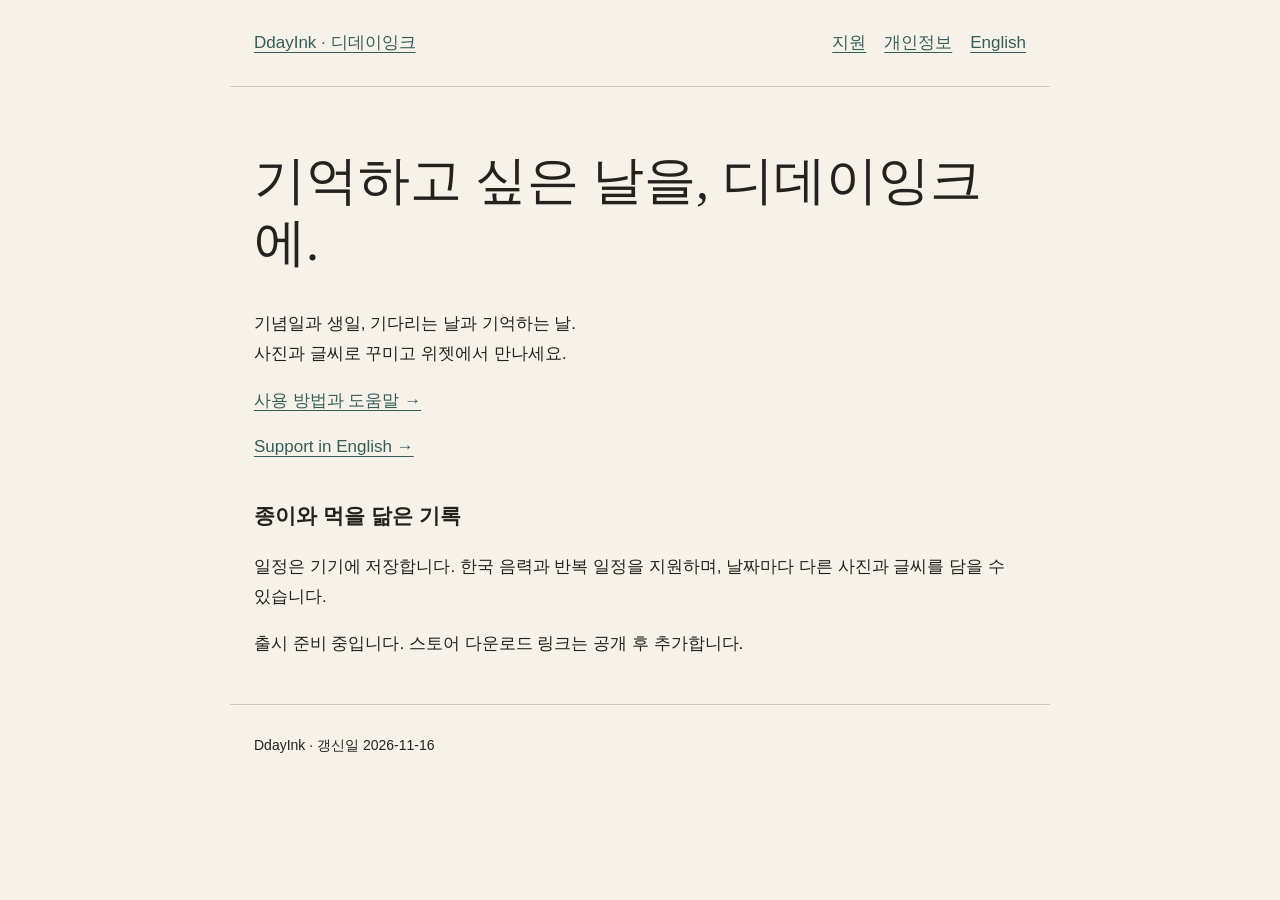
<file: index.html>
<!doctype html><html lang="ko"><head><meta charset="utf-8"><meta name="viewport" content="width=device-width, initial-scale=1"><title>기억하고 싶은 날을,
디데이잉크에. · DdayInk</title><link rel="stylesheet" href="style.css"></head><body><a class="skip" href="#content">Skip to content</a><header><a href="index.html">DdayInk · 디데이잉크</a><nav aria-label="Navigation"><a href="support.html">지원</a><a href="privacy.html">개인정보</a><a href="support-en.html" lang="en">English</a></nav></header><main id="content"><h1>기억하고 싶은 날을,
디데이잉크에.</h1><p>기념일과 생일, 기다리는 날과 기억하는 날.<br>사진과 글씨로 꾸미고 위젯에서 만나세요.</p><p><a href="support.html">사용 방법과 도움말 →</a></p><p><a href="support-en.html" lang="en">Support in English →</a></p><h2>종이와 먹을 닮은 기록</h2><p>일정은 기기에 저장합니다. 한국 음력과 반복 일정을 지원하며, 날짜마다 다른 사진과 글씨를 담을 수 있습니다.</p><p>출시 준비 중입니다. 스토어 다운로드 링크는 공개 후 추가합니다.</p></main><footer>DdayInk · 갱신일 2026-11-16</footer></body></html>
</file>
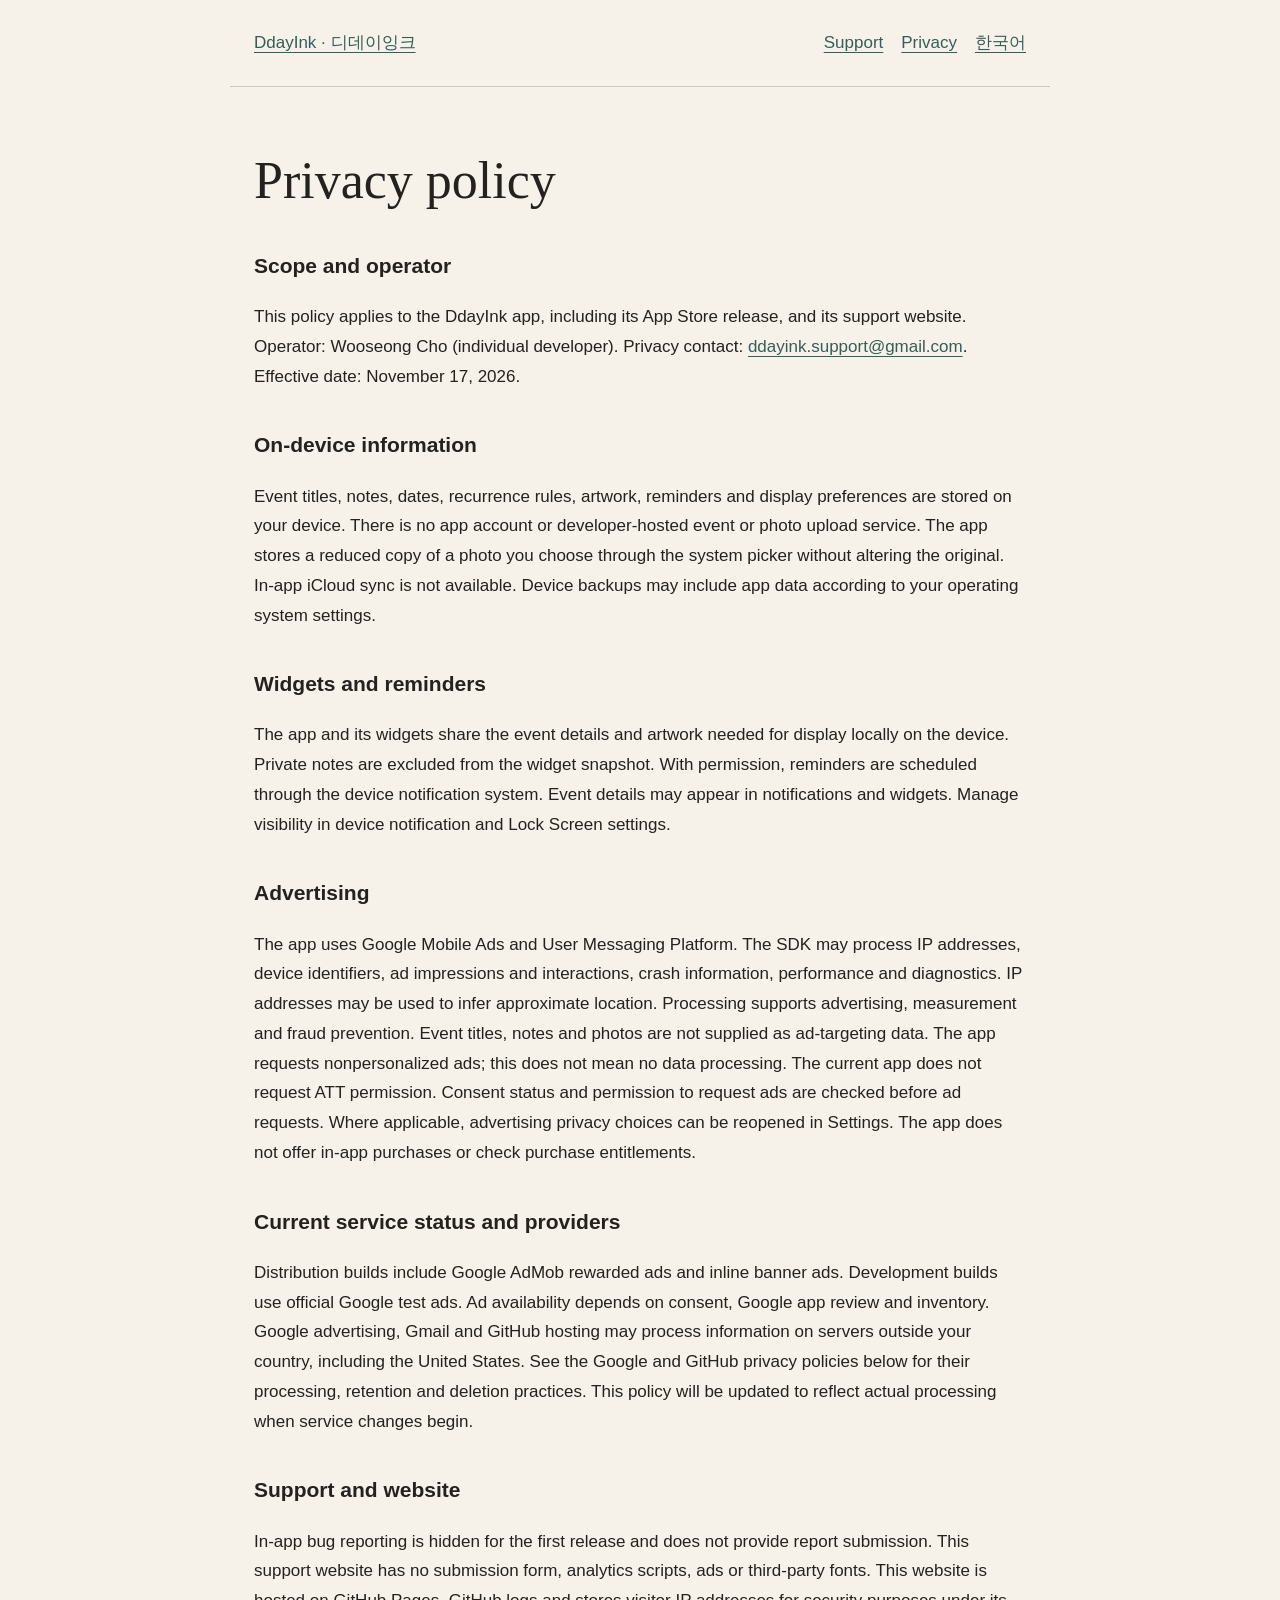
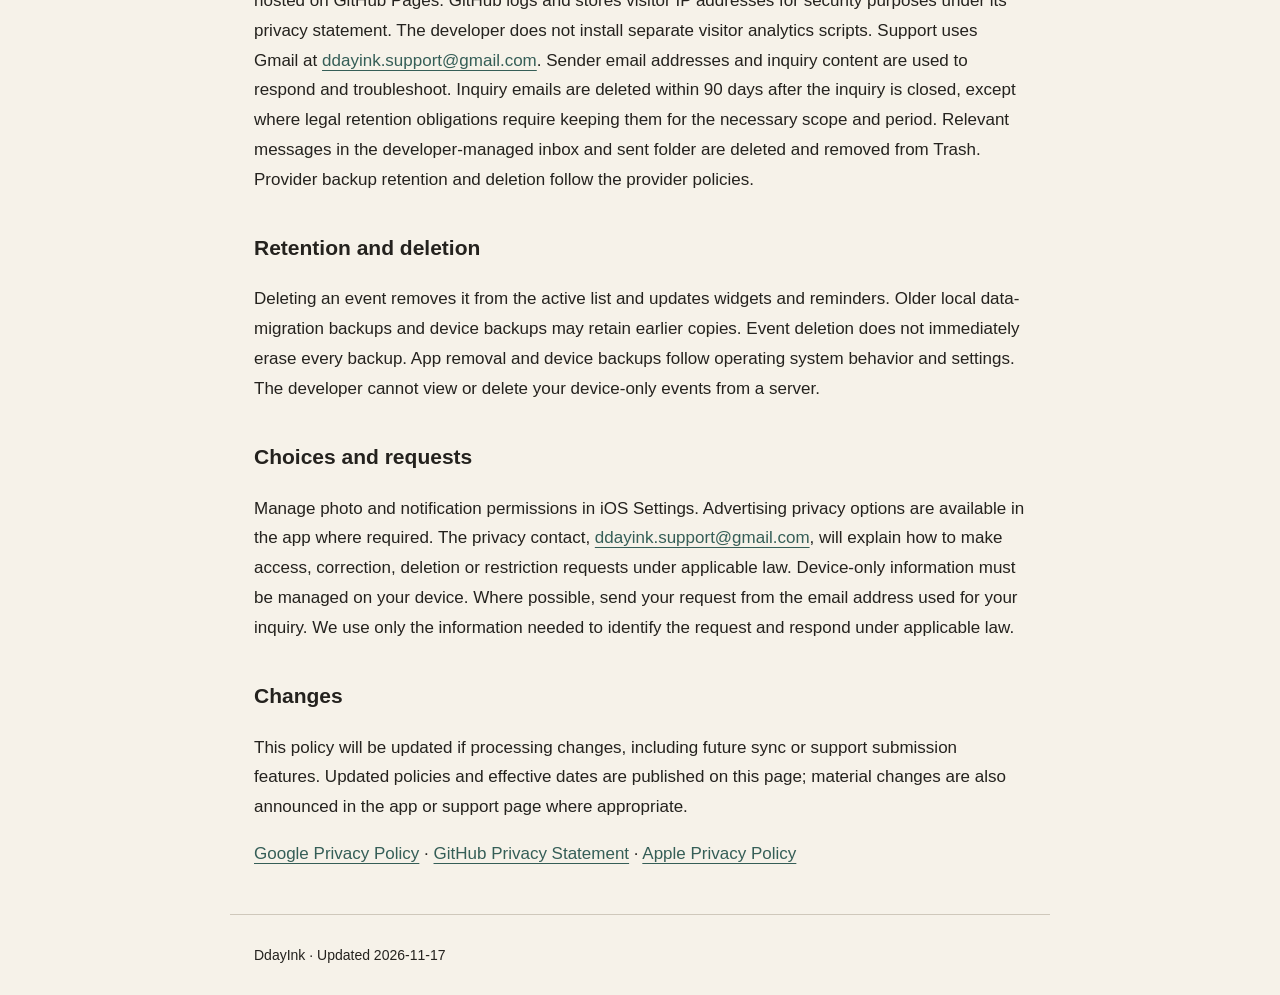
<file: privacy-en.html>
<!doctype html><html lang="en"><head><meta charset="utf-8"><meta name="viewport" content="width=device-width, initial-scale=1"><title>Privacy policy · DdayInk</title><link rel="stylesheet" href="style.css"></head><body><a class="skip" href="#content">Skip to content</a><header><a href="index.html">DdayInk · 디데이잉크</a><nav aria-label="Navigation"><a href="support-en.html">Support</a><a href="privacy-en.html">Privacy</a><a href="support.html" lang="ko">한국어</a></nav></header><main id="content"><h1>Privacy policy</h1><section><h2>Scope and operator</h2><p>This policy applies to the DdayInk app, including its App Store release, and its support website. Operator: Wooseong Cho (individual developer). Privacy contact: <a href="mailto:ddayink.support@gmail.com">ddayink.support@gmail.com</a>. Effective date: November 17, 2026.</p></section><section><h2>On-device information</h2><p>Event titles, notes, dates, recurrence rules, artwork, reminders and display preferences are stored on your device. There is no app account or developer-hosted event or photo upload service. The app stores a reduced copy of a photo you choose through the system picker without altering the original. In-app iCloud sync is not available. Device backups may include app data according to your operating system settings.</p></section><section><h2>Widgets and reminders</h2><p>The app and its widgets share the event details and artwork needed for display locally on the device. Private notes are excluded from the widget snapshot. With permission, reminders are scheduled through the device notification system. Event details may appear in notifications and widgets. Manage visibility in device notification and Lock Screen settings.</p></section><section><h2>Advertising</h2><p>The app uses Google Mobile Ads and User Messaging Platform. The SDK may process IP addresses, device identifiers, ad impressions and interactions, crash information, performance and diagnostics. IP addresses may be used to infer approximate location. Processing supports advertising, measurement and fraud prevention. Event titles, notes and photos are not supplied as ad-targeting data. The app requests nonpersonalized ads; this does not mean no data processing. The current app does not request ATT permission. Consent status and permission to request ads are checked before ad requests. Where applicable, advertising privacy choices can be reopened in Settings. The app does not offer in-app purchases or check purchase entitlements.</p></section><section><h2>Current service status and providers</h2><p>Distribution builds include Google AdMob rewarded ads and inline banner ads. Development builds use official Google test ads. Ad availability depends on consent, Google app review and inventory. Google advertising, Gmail and GitHub hosting may process information on servers outside your country, including the United States. See the Google and GitHub privacy policies below for their processing, retention and deletion practices. This policy will be updated to reflect actual processing when service changes begin.</p></section><section><h2>Support and website</h2><p>In-app bug reporting is hidden for the first release and does not provide report submission. This support website has no submission form, analytics scripts, ads or third-party fonts. This website is hosted on GitHub Pages. GitHub logs and stores visitor IP addresses for security purposes under its privacy statement. The developer does not install separate visitor analytics scripts. Support uses Gmail at <a href="mailto:ddayink.support@gmail.com">ddayink.support@gmail.com</a>. Sender email addresses and inquiry content are used to respond and troubleshoot. Inquiry emails are deleted within 90 days after the inquiry is closed, except where legal retention obligations require keeping them for the necessary scope and period. Relevant messages in the developer-managed inbox and sent folder are deleted and removed from Trash. Provider backup retention and deletion follow the provider policies.</p></section><section><h2>Retention and deletion</h2><p>Deleting an event removes it from the active list and updates widgets and reminders. Older local data-migration backups and device backups may retain earlier copies. Event deletion does not immediately erase every backup. App removal and device backups follow operating system behavior and settings. The developer cannot view or delete your device-only events from a server.</p></section><section><h2>Choices and requests</h2><p>Manage photo and notification permissions in iOS Settings. Advertising privacy options are available in the app where required. The privacy contact, <a href="mailto:ddayink.support@gmail.com">ddayink.support@gmail.com</a>, will explain how to make access, correction, deletion or restriction requests under applicable law. Device-only information must be managed on your device. Where possible, send your request from the email address used for your inquiry. We use only the information needed to identify the request and respond under applicable law.</p></section><section><h2>Changes</h2><p>This policy will be updated if processing changes, including future sync or support submission features. Updated policies and effective dates are published on this page; material changes are also announced in the app or support page where appropriate.</p></section><p><a href="https://policies.google.com/privacy">Google Privacy Policy</a> · <a href="https://docs.github.com/en/site-policy/privacy-policies/github-general-privacy-statement">GitHub Privacy Statement</a> · <a href="https://www.apple.com/legal/privacy/">Apple Privacy Policy</a></p></main><footer>DdayInk · Updated 2026-11-17</footer></body></html>
</file>
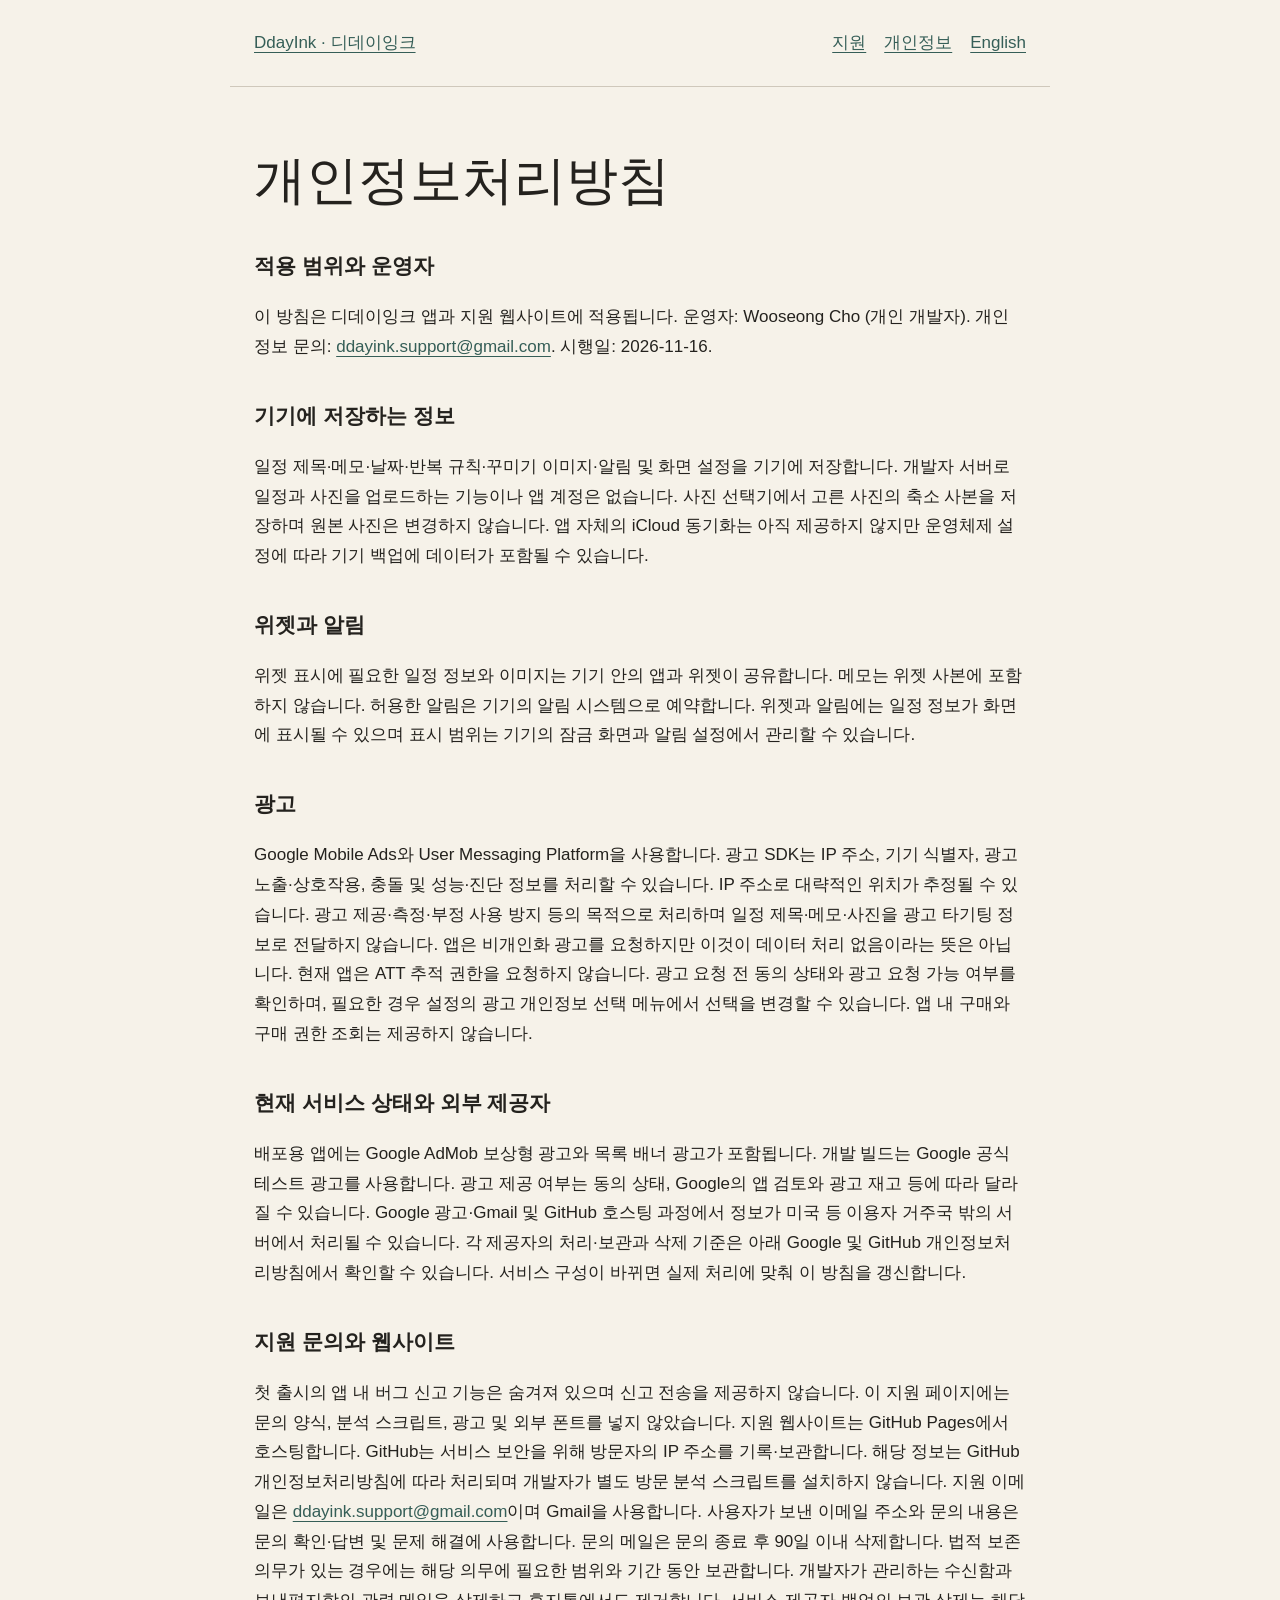
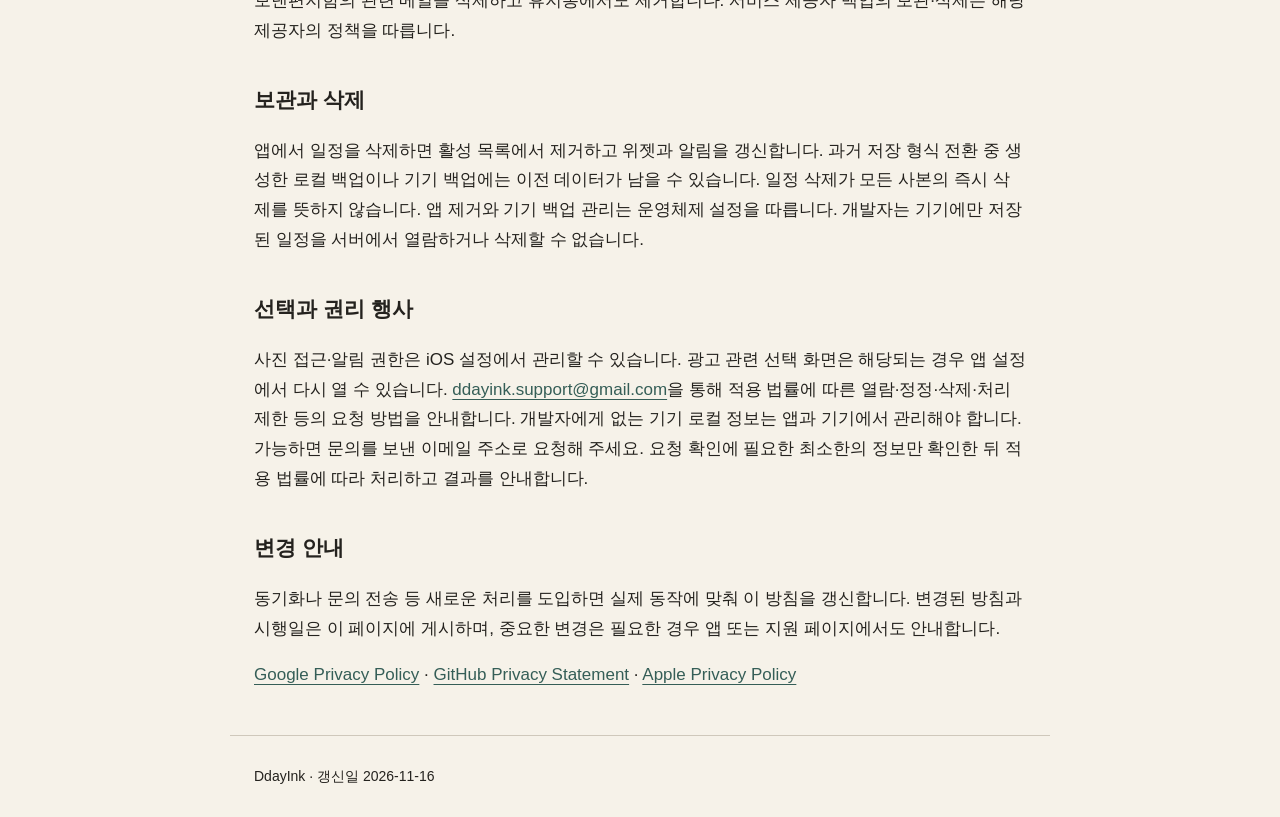
<file: privacy.html>
<!doctype html><html lang="ko"><head><meta charset="utf-8"><meta name="viewport" content="width=device-width, initial-scale=1"><title>개인정보처리방침 · DdayInk</title><link rel="stylesheet" href="style.css"></head><body><a class="skip" href="#content">Skip to content</a><header><a href="index.html">DdayInk · 디데이잉크</a><nav aria-label="Navigation"><a href="support.html">지원</a><a href="privacy.html">개인정보</a><a href="support-en.html" lang="en">English</a></nav></header><main id="content"><h1>개인정보처리방침</h1><section><h2>적용 범위와 운영자</h2><p>이 방침은 디데이잉크 앱과 지원 웹사이트에 적용됩니다. 운영자: Wooseong Cho (개인 개발자). 개인정보 문의: <a href="mailto:ddayink.support@gmail.com">ddayink.support@gmail.com</a>. 시행일: 2026-11-16.</p></section><section><h2>기기에 저장하는 정보</h2><p>일정 제목·메모·날짜·반복 규칙·꾸미기 이미지·알림 및 화면 설정을 기기에 저장합니다. 개발자 서버로 일정과 사진을 업로드하는 기능이나 앱 계정은 없습니다. 사진 선택기에서 고른 사진의 축소 사본을 저장하며 원본 사진은 변경하지 않습니다. 앱 자체의 iCloud 동기화는 아직 제공하지 않지만 운영체제 설정에 따라 기기 백업에 데이터가 포함될 수 있습니다.</p></section><section><h2>위젯과 알림</h2><p>위젯 표시에 필요한 일정 정보와 이미지는 기기 안의 앱과 위젯이 공유합니다. 메모는 위젯 사본에 포함하지 않습니다. 허용한 알림은 기기의 알림 시스템으로 예약합니다. 위젯과 알림에는 일정 정보가 화면에 표시될 수 있으며 표시 범위는 기기의 잠금 화면과 알림 설정에서 관리할 수 있습니다.</p></section><section><h2>광고</h2><p>Google Mobile Ads와 User Messaging Platform을 사용합니다. 광고 SDK는 IP 주소, 기기 식별자, 광고 노출·상호작용, 충돌 및 성능·진단 정보를 처리할 수 있습니다. IP 주소로 대략적인 위치가 추정될 수 있습니다. 광고 제공·측정·부정 사용 방지 등의 목적으로 처리하며 일정 제목·메모·사진을 광고 타기팅 정보로 전달하지 않습니다. 앱은 비개인화 광고를 요청하지만 이것이 데이터 처리 없음이라는 뜻은 아닙니다. 현재 앱은 ATT 추적 권한을 요청하지 않습니다. 광고 요청 전 동의 상태와 광고 요청 가능 여부를 확인하며, 필요한 경우 설정의 광고 개인정보 선택 메뉴에서 선택을 변경할 수 있습니다. 앱 내 구매와 구매 권한 조회는 제공하지 않습니다.</p></section><section><h2>현재 서비스 상태와 외부 제공자</h2><p>배포용 앱에는 Google AdMob 보상형 광고와 목록 배너 광고가 포함됩니다. 개발 빌드는 Google 공식 테스트 광고를 사용합니다. 광고 제공 여부는 동의 상태, Google의 앱 검토와 광고 재고 등에 따라 달라질 수 있습니다. Google 광고·Gmail 및 GitHub 호스팅 과정에서 정보가 미국 등 이용자 거주국 밖의 서버에서 처리될 수 있습니다. 각 제공자의 처리·보관과 삭제 기준은 아래 Google 및 GitHub 개인정보처리방침에서 확인할 수 있습니다. 서비스 구성이 바뀌면 실제 처리에 맞춰 이 방침을 갱신합니다.</p></section><section><h2>지원 문의와 웹사이트</h2><p>첫 출시의 앱 내 버그 신고 기능은 숨겨져 있으며 신고 전송을 제공하지 않습니다. 이 지원 페이지에는 문의 양식, 분석 스크립트, 광고 및 외부 폰트를 넣지 않았습니다. 지원 웹사이트는 GitHub Pages에서 호스팅합니다. GitHub는 서비스 보안을 위해 방문자의 IP 주소를 기록·보관합니다. 해당 정보는 GitHub 개인정보처리방침에 따라 처리되며 개발자가 별도 방문 분석 스크립트를 설치하지 않습니다. 지원 이메일은 <a href="mailto:ddayink.support@gmail.com">ddayink.support@gmail.com</a>이며 Gmail을 사용합니다. 사용자가 보낸 이메일 주소와 문의 내용은 문의 확인·답변 및 문제 해결에 사용합니다. 문의 메일은 문의 종료 후 90일 이내 삭제합니다. 법적 보존 의무가 있는 경우에는 해당 의무에 필요한 범위와 기간 동안 보관합니다. 개발자가 관리하는 수신함과 보낸편지함의 관련 메일을 삭제하고 휴지통에서도 제거합니다. 서비스 제공자 백업의 보관·삭제는 해당 제공자의 정책을 따릅니다.</p></section><section><h2>보관과 삭제</h2><p>앱에서 일정을 삭제하면 활성 목록에서 제거하고 위젯과 알림을 갱신합니다. 과거 저장 형식 전환 중 생성한 로컬 백업이나 기기 백업에는 이전 데이터가 남을 수 있습니다. 일정 삭제가 모든 사본의 즉시 삭제를 뜻하지 않습니다. 앱 제거와 기기 백업 관리는 운영체제 설정을 따릅니다. 개발자는 기기에만 저장된 일정을 서버에서 열람하거나 삭제할 수 없습니다.</p></section><section><h2>선택과 권리 행사</h2><p>사진 접근·알림 권한은 iOS 설정에서 관리할 수 있습니다. 광고 관련 선택 화면은 해당되는 경우 앱 설정에서 다시 열 수 있습니다. <a href="mailto:ddayink.support@gmail.com">ddayink.support@gmail.com</a>을 통해 적용 법률에 따른 열람·정정·삭제·처리 제한 등의 요청 방법을 안내합니다. 개발자에게 없는 기기 로컬 정보는 앱과 기기에서 관리해야 합니다. 가능하면 문의를 보낸 이메일 주소로 요청해 주세요. 요청 확인에 필요한 최소한의 정보만 확인한 뒤 적용 법률에 따라 처리하고 결과를 안내합니다.</p></section><section><h2>변경 안내</h2><p>동기화나 문의 전송 등 새로운 처리를 도입하면 실제 동작에 맞춰 이 방침을 갱신합니다. 변경된 방침과 시행일은 이 페이지에 게시하며, 중요한 변경은 필요한 경우 앱 또는 지원 페이지에서도 안내합니다.</p></section><p><a href="https://policies.google.com/privacy">Google Privacy Policy</a> · <a href="https://docs.github.com/en/site-policy/privacy-policies/github-general-privacy-statement">GitHub Privacy Statement</a> · <a href="https://www.apple.com/legal/privacy/">Apple Privacy Policy</a></p></main><footer>DdayInk · 갱신일 2026-11-16</footer></body></html>
</file>
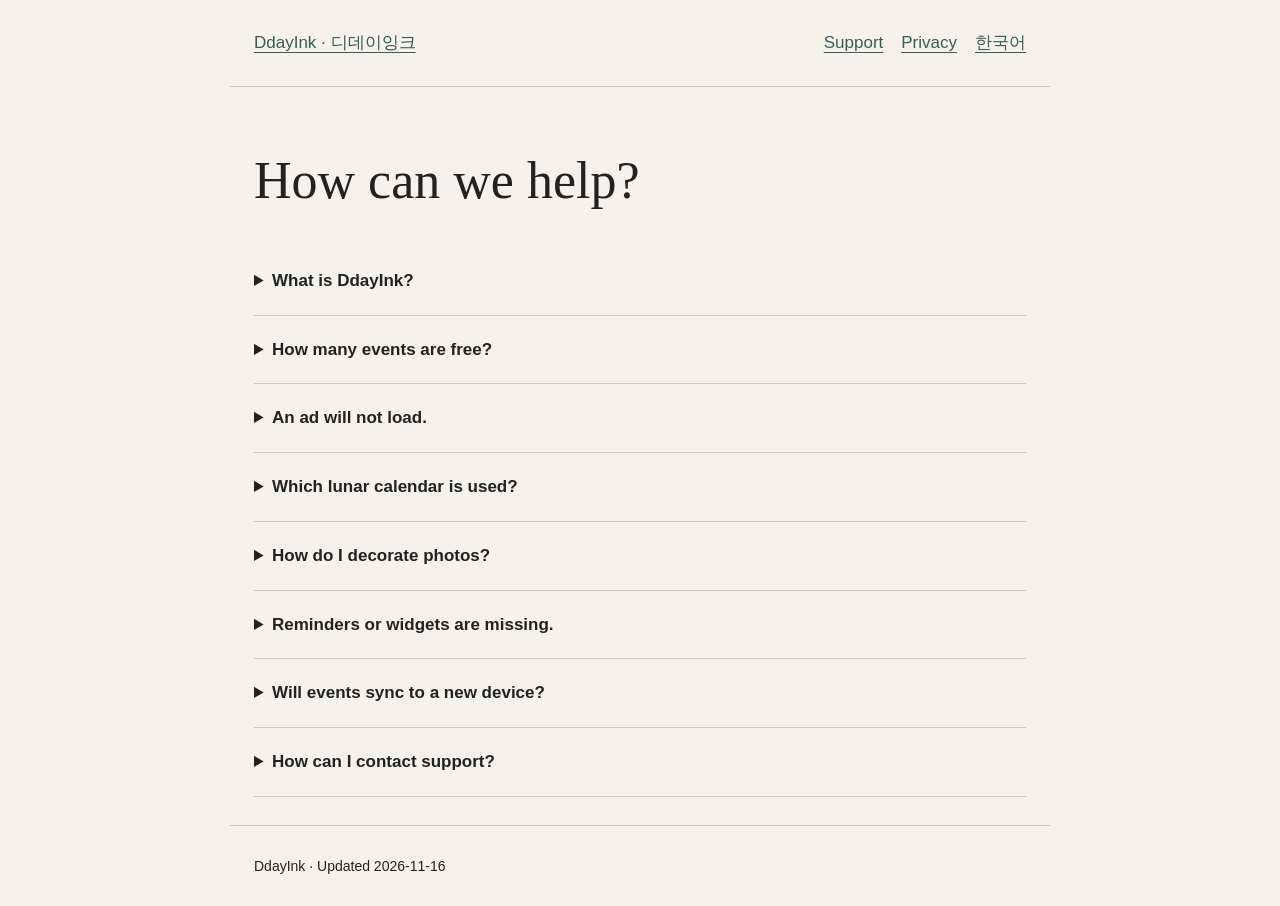
<file: support-en.html>
<!doctype html><html lang="en"><head><meta charset="utf-8"><meta name="viewport" content="width=device-width, initial-scale=1"><title>How can we help? · DdayInk</title><link rel="stylesheet" href="style.css"></head><body><a class="skip" href="#content">Skip to content</a><header><a href="index.html">DdayInk · 디데이잉크</a><nav aria-label="Navigation"><a href="support-en.html">Support</a><a href="privacy-en.html">Privacy</a><a href="support.html" lang="ko">한국어</a></nav></header><main id="content"><h1>How can we help?</h1><details><summary>What is DdayInk?</summary><p>A place for anniversaries, birthdays, remembrance dates and recurring events, decorated with photos and lettering and displayed in widgets.</p></details><details><summary>How many events are free?</summary><p>The first event needs no ad. From the second event, complete one rewarded video ad to add one event. Editing and deleting saved events need no ad. List ads may also appear. There are no in-app purchases.</p></details><details><summary>An ad will not load.</summary><p>Check your internet connection and network filtering settings, then try again later. Ad availability and provider conditions can also prevent loading. Without completing the ad, a new event is not saved, but your open editor keeps its draft. Check your content before closing the app.</p></details><details><summary>Which lunar calendar is used?</summary><p>The Korean lunar calendar. Changing the language does not switch to Chinese or historical Japanese calendars. Check the regular/leap-month and short-month options for your event.</p></details><details><summary>How do I decorate photos?</summary><p>Choose a photo in the event editor, then adjust the thumbnail shape and position and the text size, color and placement. Choosing an emoji with a photo present keeps the photo as part of the decoration.</p></details><details><summary>Reminders or widgets are missing.</summary><p>Check notification permission and Focus settings in iOS. Add widgets through Home Screen or Lock Screen editing. iOS controls widget refresh timing, so updates may not appear immediately.</p></details><details><summary>Will events sync to a new device?</summary><p>In-app iCloud sync is not available yet. Data is stored on your device; device backup and restoration follow Apple settings. Do not delete the app as your first troubleshooting step.</p></details><details><summary>How can I contact support?</summary><p>Contact <a href="mailto:ddayink.support@gmail.com">ddayink.support@gmail.com</a>. DdayInk is operated by Wooseong Cho, an individual developer. In-app report submission is not currently available. Useful details include app version, iOS version and reproduction steps. Passwords, private events and personal photos are not needed.</p></details></main><footer>DdayInk · Updated 2026-11-16</footer></body></html>
</file>
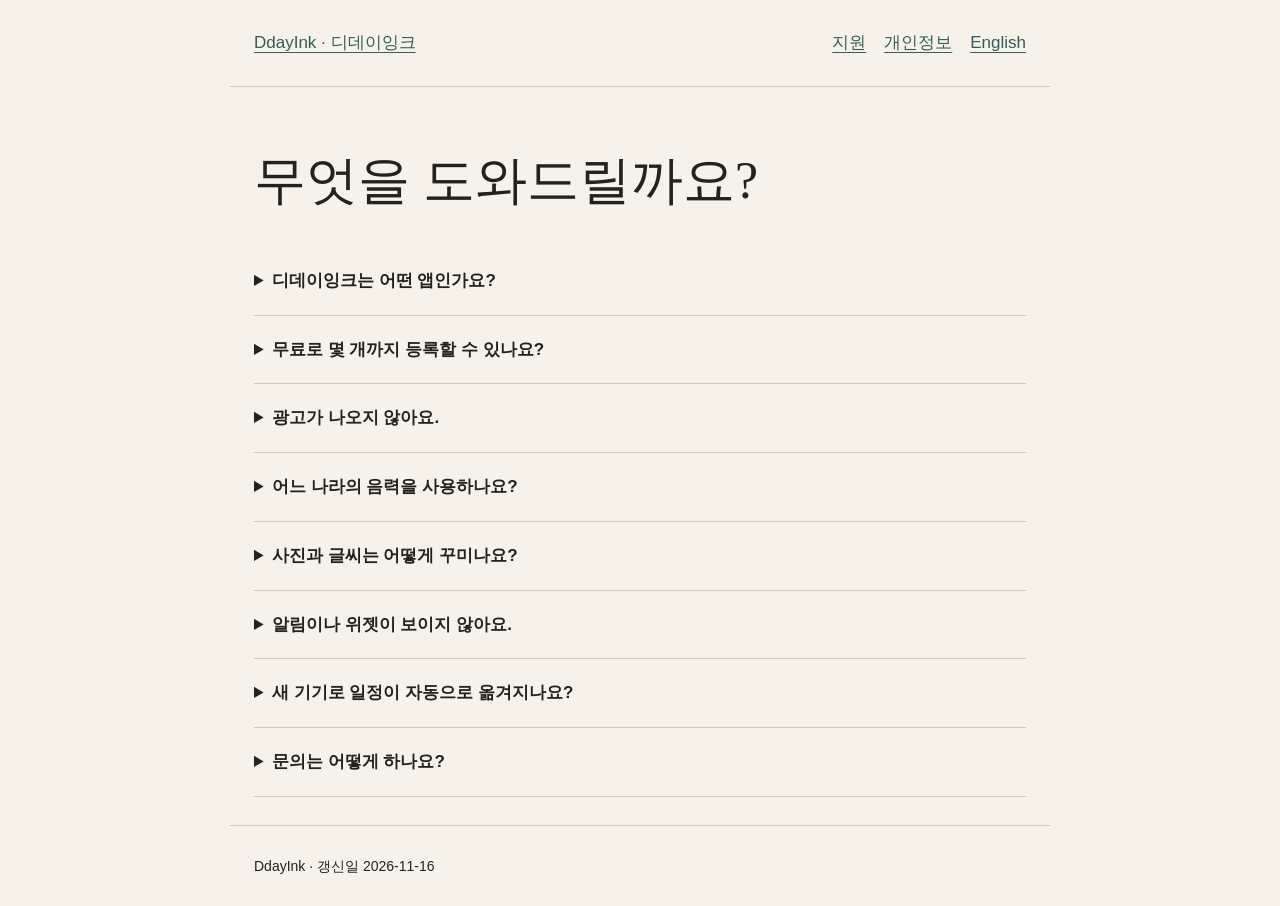
<file: support.html>
<!doctype html><html lang="ko"><head><meta charset="utf-8"><meta name="viewport" content="width=device-width, initial-scale=1"><title>무엇을 도와드릴까요? · DdayInk</title><link rel="stylesheet" href="style.css"></head><body><a class="skip" href="#content">Skip to content</a><header><a href="index.html">DdayInk · 디데이잉크</a><nav aria-label="Navigation"><a href="support.html">지원</a><a href="privacy.html">개인정보</a><a href="support-en.html" lang="en">English</a></nav></header><main id="content"><h1>무엇을 도와드릴까요?</h1><details><summary>디데이잉크는 어떤 앱인가요?</summary><p>기념일·생일·제사·반복 일정을 기록하고, 사진과 글씨로 꾸며 위젯에서 확인하는 앱입니다.</p></details><details><summary>무료로 몇 개까지 등록할 수 있나요?</summary><p>첫 일정은 광고 없이 등록할 수 있습니다. 두 번째부터는 광고 1회 시청을 완료하면 새 일정 1개를 추가할 수 있습니다. 기존 일정의 편집·삭제에는 시청이 필요하지 않습니다. 목록에도 광고가 표시될 수 있으며 앱 내 구매는 제공하지 않습니다.</p></details><details><summary>광고가 나오지 않아요.</summary><p>인터넷 연결과 네트워크 필터 설정을 확인하고 잠시 뒤 다시 시도해 주세요. 광고 재고나 제공자 상태 때문에 표시되지 않을 수도 있습니다. 광고 시청을 완료하지 못하면 새 일정은 저장되지 않지만 편집 중인 내용은 유지됩니다. 앱을 종료하기 전에는 내용을 확인해 주세요.</p></details><details><summary>어느 나라의 음력을 사용하나요?</summary><p>한국 음력을 사용합니다. 언어를 바꿔도 중국 농력이나 일본 구력으로 바뀌지 않습니다. 평달·윤달과 작은달 처리 설정을 확인해 주세요.</p></details><details><summary>사진과 글씨는 어떻게 꾸미나요?</summary><p>일정 편집에서 사진을 선택한 뒤 썸네일 모양과 위치, 사진 위 글씨의 크기·색상·위치를 조절하세요. 사진이 있는 상태에서 이모지를 선택하면 사진을 유지한 채 꾸밀 수 있습니다.</p></details><details><summary>알림이나 위젯이 보이지 않아요.</summary><p>iOS 설정에서 디데이잉크의 알림 권한과 집중 모드를 확인하세요. 위젯은 홈 화면 또는 잠금 화면의 편집 메뉴에서 추가할 수 있습니다. 위젯 갱신 시점은 iOS가 관리하므로 저장 직후 화면이 바로 바뀌지 않을 수 있습니다.</p></details><details><summary>새 기기로 일정이 자동으로 옮겨지나요?</summary><p>앱 자체의 iCloud 동기화는 아직 없습니다. 데이터는 기기에 저장되며 기기 백업과 복구는 Apple의 설정을 따릅니다. 문제가 생겨도 먼저 앱을 삭제하지 마세요.</p></details><details><summary>문의는 어떻게 하나요?</summary><p><a href="mailto:ddayink.support@gmail.com">ddayink.support@gmail.com</a>으로 문의해 주세요. 운영자는 개인 개발자 Wooseong Cho입니다. 앱 내 신고는 현재 제공하지 않습니다. 문의할 때는 앱 버전, iOS 버전, 재현 순서를 알려 주세요. 비밀번호나 개인 일정·사진은 보내지 않아도 됩니다.</p></details></main><footer>DdayInk · 갱신일 2026-11-16</footer></body></html>
</file>
<file: style.css>
*{box-sizing:border-box}body{margin:0;background:#f6f2e9;color:#24221e;font:17px/1.75 -apple-system,BlinkMacSystemFont,"Segoe UI",sans-serif}main,header,footer{max-width:820px;margin:auto;padding:28px 24px}header{border-bottom:1px solid #cfc8bb;display:flex;justify-content:space-between;gap:20px;flex-wrap:wrap}a{color:#355e57;text-underline-offset:4px}h1{font-family:Georgia,serif;font-size:clamp(32px,6vw,52px);line-height:1.2;font-weight:500}h2{font-size:21px;margin-top:36px}nav{display:flex;gap:18px;flex-wrap:wrap}.draft{border-left:3px solid #a66042;padding:12px 18px;background:#eee5d7}details{border-bottom:1px solid #cfc8bb;padding:19px 0}summary{font-weight:600;cursor:pointer}footer{font-size:14px;border-top:1px solid #cfc8bb}.skip{position:absolute;left:-9999px}.skip:focus{left:12px;background:white;padding:12px}a:focus-visible,summary:focus-visible{outline:3px solid #a66042;outline-offset:5px}@media(prefers-color-scheme:dark){body{background:#201f1c;color:#eee9df}a{color:#a7cec2}.draft{background:#343027}header,footer,details{border-color:#514d43}}
</file>
